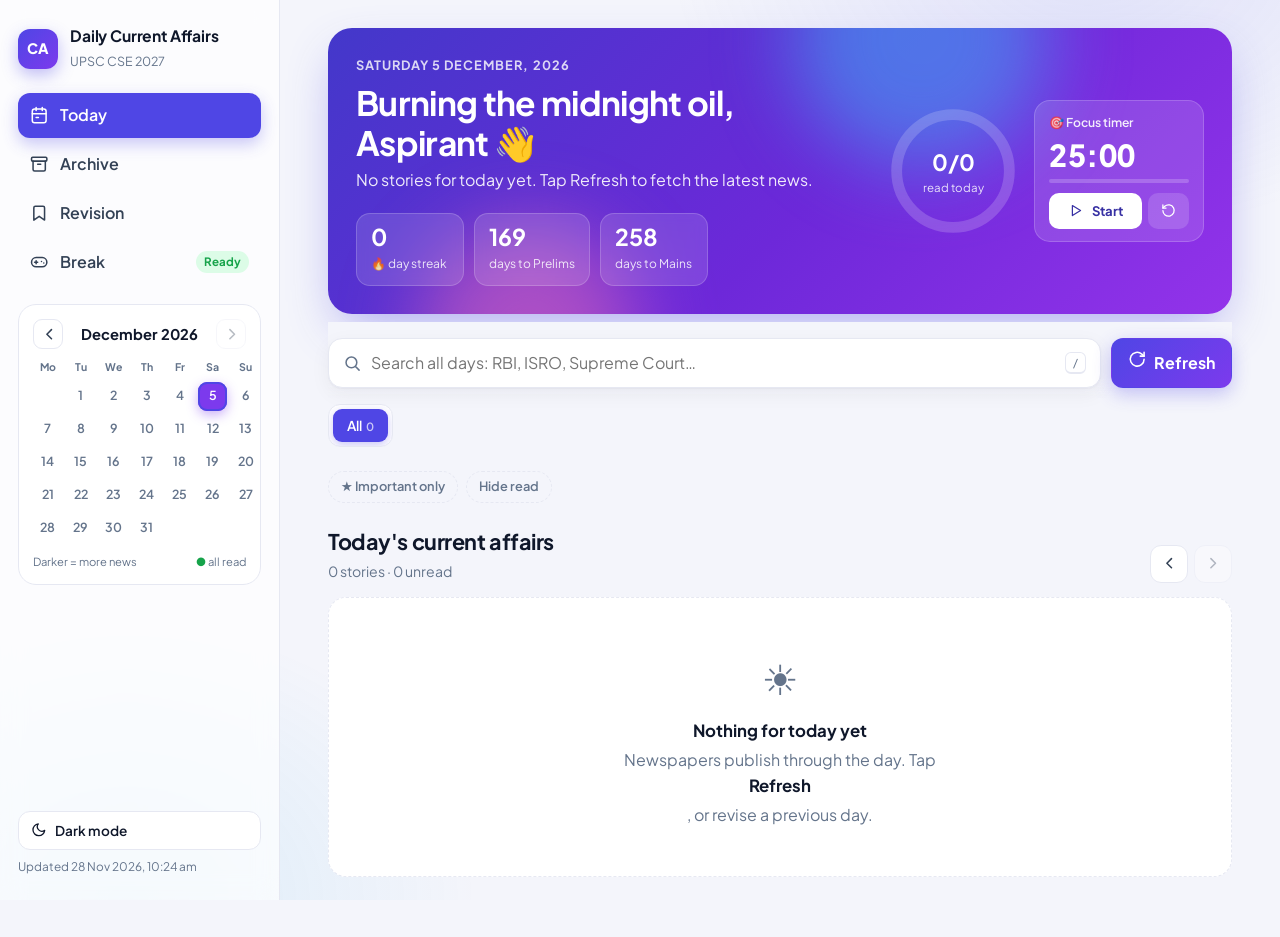
<file: index.html>
<!DOCTYPE html>
<html lang="en">
<head>
  <meta charset="UTF-8">
  <meta name="viewport" content="width=device-width, initial-scale=1.0, viewport-fit=cover">
  <meta name="theme-color" content="#4f46e5">
  <title>Daily Current Affairs · UPSC 2027</title>
  <link rel="preconnect" href="https://fonts.googleapis.com">
  <link rel="preconnect" href="https://fonts.gstatic.com" crossorigin>
  <link href="https://fonts.googleapis.com/css2?family=Plus+Jakarta+Sans:wght@400;500;600;700;800&display=swap" rel="stylesheet">
  <link rel="stylesheet" href="style.css">
  <script>
    // Apply the saved theme before first paint to avoid a flash.
    try {
      const t = JSON.parse(localStorage.getItem("ca-theme"));
      document.documentElement.dataset.theme = t || (matchMedia("(prefers-color-scheme: dark)").matches ? "dark" : "light");
    } catch { document.documentElement.dataset.theme = "light"; }
  </script>
</head>
<body>
  <div class="bg-glow" aria-hidden="true"></div>

  <div class="app">
    <aside class="sidebar">
      <div class="brand">
        <div class="logo">CA</div>
        <div><strong>Daily Current Affairs</strong><small>UPSC CSE 2027</small></div>
      </div>
      <nav class="side-nav" id="sideNav" aria-label="Main"></nav>
      <div class="side-card">
        <div id="calendar"></div>
      </div>
      <div class="side-foot">
        <button class="theme-btn" data-theme-toggle></button>
        <p class="updated" data-updated></p>
      </div>
    </aside>

    <main class="main">
      <header class="mobile-top">
        <div class="brand">
          <div class="logo">CA</div>
          <div><strong>Current Affairs</strong><small>UPSC CSE 2027</small></div>
        </div>
        <button class="theme-btn icon-only" data-theme-toggle></button>
      </header>

      <!-- News: today / a past day / revision list / search -->
      <section id="view-news" class="view">
        <div class="hero" id="hero">
          <div class="hero-blob b1"></div><div class="hero-blob b2"></div>
          <div class="hero-main">
            <p class="eyebrow" id="heroDate"></p>
            <h1 id="greeting"></h1>
            <p class="hero-sub" id="heroSub"></p>
            <div class="stats">
              <div class="stat"><b id="streak">0</b><span>🔥 day streak</span></div>
              <div class="stat"><b id="prelimsDays">–</b><span>days to Prelims</span></div>
              <div class="stat"><b id="mainsDays">–</b><span>days to Mains</span></div>
            </div>
          </div>
          <div class="hero-side">
            <div class="ring">
              <svg viewBox="0 0 120 120">
                <circle class="ring-bg" cx="60" cy="60" r="52"/>
                <circle class="ring-fg" id="ringFg" cx="60" cy="60" r="52"/>
              </svg>
              <div class="ring-text"><b id="ringCount">0/0</b><span>read today</span></div>
            </div>
            <div class="focus">
              <div class="focus-head"><span>🎯 Focus timer</span><small id="focusSessions"></small></div>
              <div class="focus-time" id="focusTime">25:00</div>
              <div class="focus-bar"><div id="focusBar"></div></div>
              <div class="focus-actions">
                <button class="btn small light" id="focusToggle"></button>
                <button class="btn small ghost-light" id="focusReset" title="Reset timer"></button>
              </div>
            </div>
          </div>
        </div>

        <div class="toolbar">
          <label class="search">
            <span class="search-icon" data-icon="search"></span>
            <input id="search" type="search" placeholder="Search all days: RBI, ISRO, Supreme Court…" autocomplete="off">
            <kbd>/</kbd>
          </label>
          <button id="refreshBtn" class="btn primary refresh" title="Fetch the latest news">
            <span data-icon="refresh"></span><span class="label">Refresh</span>
          </button>
        </div>

        <div class="filters">
          <div class="segmented" id="gsSeg"></div>
          <div class="chip-row" id="topicChips"></div>
          <div class="toggle-row">
            <button class="toggle-chip" id="importantOnly">★ Important only</button>
            <button class="toggle-chip" id="hideRead">Hide read</button>
          </div>
        </div>

        <div class="list-head">
          <div>
            <h2 id="viewTitle"></h2>
            <p class="muted" id="viewMeta"></p>
          </div>
          <div class="day-nav" id="dayNav"></div>
        </div>
        <div id="cards" class="cards"></div>
      </section>

      <!-- Archive -->
      <section id="view-archive" class="view" hidden>
        <div class="page-head">
          <h2>Archive</h2>
          <p class="muted">Every day's current affairs, kept for revision until your exam.</p>
        </div>
        <div class="archive-grid">
          <div class="panel"><div id="calendarBig"></div></div>
          <div id="dayList" class="day-list"></div>
        </div>
      </section>

      <!-- Break Zone -->
      <section id="view-game" class="view" hidden>
        <div class="page-head">
          <h2>Break Zone 🎮</h2>
          <p class="muted">A 5-minute brain break, once every 2 hours. Then back to the books.</p>
        </div>
        <div id="gameGate" class="panel gate"></div>
        <div id="gamePlay" class="game" hidden>
          <div class="game-timer">
            <div class="gt-row"><span>⏱ Break time left</span><strong id="gameLeft">5:00</strong></div>
            <div class="bar"><div id="gameBar"></div></div>
          </div>
          <div class="game-top">
            <div class="score-box"><small>Score</small><b id="score">0</b></div>
            <div class="score-box"><small>Best</small><b id="best">0</b></div>
            <button class="btn ghost" id="newGameBtn">New game</button>
          </div>
          <div class="board" id="board">
            <div class="cells" id="cells"></div>
            <div class="tiles" id="tiles"></div>
            <div class="board-overlay" id="boardOverlay" hidden></div>
          </div>
          <p class="muted center">Swipe or use the arrow keys. Join matching numbers to reach <b>2048</b>.</p>
        </div>
      </section>
    </main>
  </div>

  <nav class="bottom-nav" id="bottomNav" aria-label="Main"></nav>
  <div id="toasts" class="toasts" aria-live="polite"></div>

  <script src="data/news.js"></script>
  <script src="data/points.js"></script>
  <script src="app.js"></script>
</body>
</html>
</file>
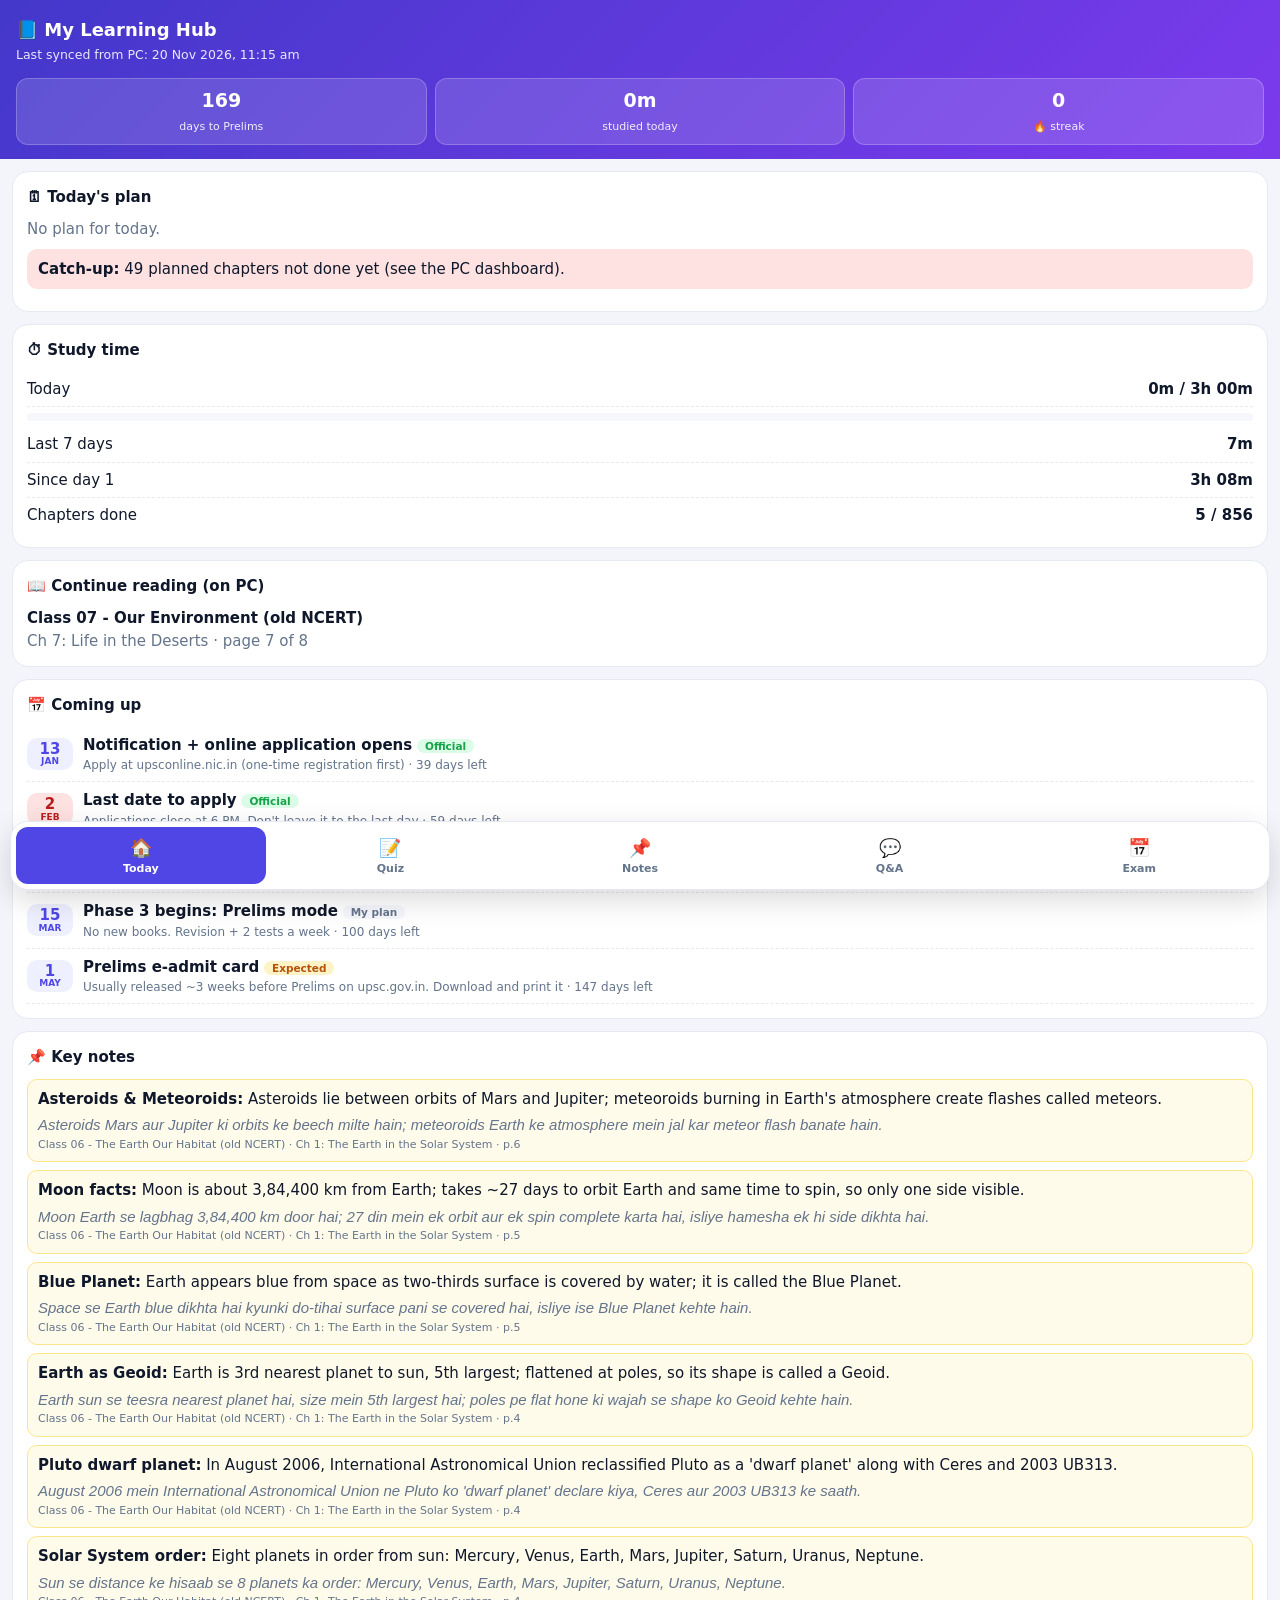
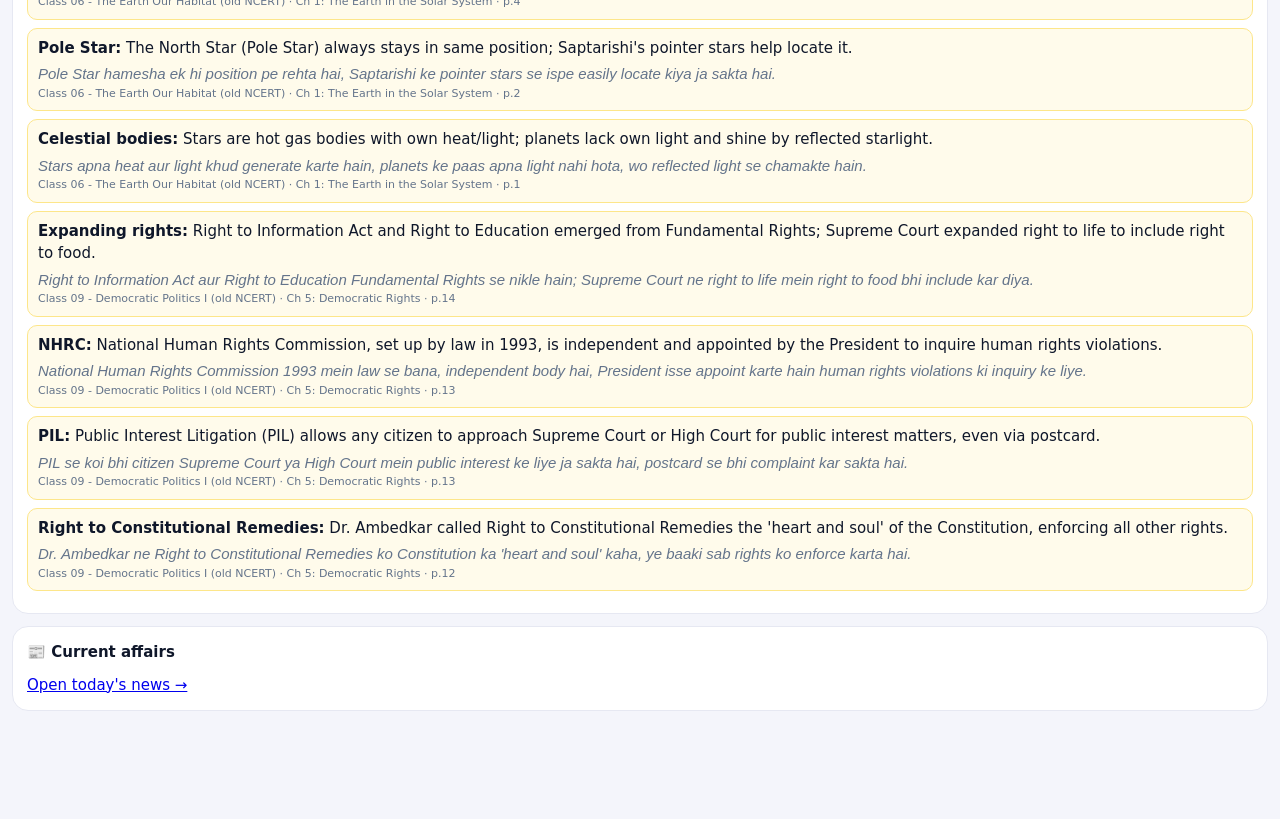
<file: study/index.html>
<!DOCTYPE html>
<html lang="en">
<head>
<meta charset="UTF-8">
<meta name="viewport" content="width=device-width, initial-scale=1.0, viewport-fit=cover">
<meta name="theme-color" content="#4f46e5">
<meta name="robots" content="noindex">
<title>My Learning Hub</title>
<style>
:root{--bg:#f4f5fb;--card:#fff;--soft:#f6f7fc;--text:#0f172a;--muted:#64748b;--border:#e6e8f2;--p:#4f46e5;--psoft:#eef0ff;--ok:#16a34a;--oks:#dcfce7;--bad:#b91c1c;--bads:#fee2e2;--warn:#b45309;--warns:#fef3c7;--note:#fffbeb;--notebd:#fde68a}
@media (prefers-color-scheme:dark){:root{--bg:#0b0f1a;--card:#121829;--soft:#182036;--text:#e8ebf5;--muted:#8a93ab;--border:#232c45;--p:#8b8cf8;--psoft:#1d2147;--oks:#11301f;--ok:#4ade80;--bads:#3a1414;--bad:#f87171;--warns:#33270b;--warn:#fbbf24;--note:#2a2410;--notebd:#5a4a14}}
*{box-sizing:border-box}body{margin:0;font-family:"Segoe UI",system-ui,sans-serif;background:var(--bg);color:var(--text);font-size:15px;line-height:1.5;padding-bottom:84px}
[hidden]{display:none!important}button{font:inherit;color:inherit}
.top{background:linear-gradient(135deg,#4338ca,#7c3aed);color:#fff;padding:16px 16px 14px}
.top h1{margin:0;font-size:18px}.top small{opacity:.88}
.stats{display:grid;grid-template-columns:repeat(3,1fr);gap:8px;margin-top:12px}
.stat{background:rgba(255,255,255,.14);border:1px solid rgba(255,255,255,.22);border-radius:12px;padding:7px;text-align:center}
.stat b{display:block;font-size:19px}.stat span{font-size:11px;opacity:.9}
main{padding:12px}
.card{background:var(--card);border:1px solid var(--border);border-radius:16px;padding:14px;margin-bottom:12px}
.card h3{margin:0 0 10px;font-size:15px}
.row{display:flex;justify-content:space-between;gap:8px;padding:6px 0;border-bottom:1px dashed var(--border)}.row:last-child{border:0}
.muted{color:var(--muted)}.small{font-size:12px}
.bar{height:8px;background:var(--soft);border-radius:8px;overflow:hidden;margin:6px 0}.bar i{display:block;height:100%;background:linear-gradient(90deg,var(--p),#22c55e)}
.note{background:var(--note);border:1px solid var(--notebd);border-radius:10px;padding:8px 10px;margin-bottom:8px}.note.m{background:var(--bads);border-color:transparent}
.note .src{display:block;font-size:11px;color:var(--muted)}
.date{display:flex;gap:10px;align-items:center;padding:7px 0;border-bottom:1px dashed var(--border)}
.date .d{width:46px;flex-shrink:0;text-align:center;border-radius:10px;background:var(--psoft);color:var(--p);padding:3px 0;font-weight:800;line-height:1.1}
.date .d small{display:block;font-size:9px}.date.crit .d{background:var(--bads);color:var(--bad)}.date small.x{display:block;color:var(--muted);font-size:12px}
.pill{font-size:10.5px;font-weight:700;padding:1px 8px;border-radius:99px;background:var(--psoft);color:var(--p)}.pill.ok{background:var(--oks);color:var(--ok)}.pill.warn{background:var(--warns);color:var(--warn)}.pill.grey{background:var(--soft);color:var(--muted)}
.q{white-space:pre-line;font-weight:600;margin-bottom:10px}
.opt{display:block;width:100%;text-align:left;border:1.5px solid var(--border);background:var(--card);border-radius:11px;padding:10px 12px;margin:7px 0}
.opt.right{border-color:var(--ok);background:var(--oks)}.opt.wrong{border-color:var(--bad);background:var(--bads)}
.btn{border:0;background:linear-gradient(135deg,var(--p),#7c3aed);color:#fff;border-radius:11px;padding:10px 16px;font-weight:700}
.answer{border-left:4px solid var(--p);background:var(--soft);border-radius:10px;padding:10px 12px;margin-top:8px}.answer p{margin:5px 0}.answer ul,.answer ol{margin:5px 0;padding-left:20px}
details{border-bottom:1px dashed var(--border);padding:8px 0}summary{font-weight:600}
.nav{position:fixed;left:10px;right:10px;bottom:calc(10px + env(safe-area-inset-bottom));display:grid;grid-template-columns:repeat(5,1fr);background:var(--card);border:1px solid var(--border);border-radius:18px;padding:5px;box-shadow:0 10px 30px rgba(0,0,0,.15)}
.nav button{border:0;background:none;border-radius:12px;padding:7px 2px;font-size:11px;font-weight:600;color:var(--muted)}.nav button b{display:block;font-size:18px}
.nav button.on{background:var(--p);color:#fff}
.hi{font-family:"Nirmala UI","Mangal",sans-serif;color:var(--muted);margin-top:4px;white-space:pre-line}
table{width:100%;border-collapse:collapse}td{padding:7px 4px;border-bottom:1px solid var(--border);vertical-align:top;font-size:13.5px}td:first-child{font-weight:700;width:34%}
.empty{text-align:center;color:var(--muted);padding:24px}
</style>
</head>
<body>
<div class="top">
  <h1>📘 My Learning Hub</h1>
  <small id="sub">Loading…</small>
  <div class="stats">
    <div class="stat"><b id="sPre">–</b><span>days to Prelims</span></div>
    <div class="stat"><b id="sToday">–</b><span>studied today</span></div>
    <div class="stat"><b id="sStreak">–</b><span>🔥 streak</span></div>
  </div>
</div>
<main id="main"></main>
<nav class="nav" id="nav">
  <button data-v="home" class="on"><b>🏠</b>Today</button>
  <button data-v="quiz"><b>📝</b>Quiz</button>
  <button data-v="notes"><b>📌</b>Notes</button>
  <button data-v="qa"><b>💬</b>Q&amp;A</button>
  <button data-v="exam"><b>📅</b>Exam</button>
</nav>
<script>
const esc = s => String(s ?? "").replace(/[&<>"']/g, c => ({"&":"&amp;","<":"&lt;",">":"&gt;",'"':"&quot;","'":"&#39;"}[c]));
const today = () => new Date().toLocaleDateString("en-CA");
const daysTo = iso => Math.ceil((new Date(iso+"T00:00:00") - new Date(today()+"T00:00:00"))/86400e3);
const fmtMin = m => m >= 60 ? `${Math.floor(m/60)}h ${String(m%60).padStart(2,"0")}m` : `${m}m`;
const fmtD = (iso,o) => new Date(iso+"T00:00:00").toLocaleDateString("en-IN",o);
let D = null, view = "home";
// Quiz answers on the phone are remembered only on this phone (the PC dashboard keeps the real schedule).
const local = JSON.parse(localStorage.getItem("phoneQuiz") || "{}");

function md(src){
  const inl = s => s.replace(/\*\*(.+?)\*\*/g,"<b>$1</b>");
  let out=[], list=null; const close=()=>{ if(list){out.push(`</${list}>`);list=null;} };
  for(const line of esc(src).split("\n")){ let m;
    if((m=line.match(/^\s*[-*•]\s+(.*)/))){ if(list!=="ul"){close();out.push("<ul>");list="ul";} out.push(`<li>${inl(m[1])}</li>`); }
    else if((m=line.match(/^\s*\d+[.)]\s+(.*)/))){ if(list!=="ol"){close();out.push("<ol>");list="ol";} out.push(`<li>${inl(m[1])}</li>`); }
    else if(line.trim()){ close(); out.push(`<p>${inl(line.replace(/^#+\s*/,""))}</p>`); } else close(); }
  close(); return out.join("");
}
function dateH(d){
  const left=daysTo(d.date), t={official:'<span class="pill ok">Official</span>',expected:'<span class="pill warn">Expected</span>',plan:'<span class="pill grey">My plan</span>'}[d.type];
  return `<div class="date ${d.critical?"crit":""}" style="${left<0?"opacity:.45":""}"><div class="d">${fmtD(d.date,{day:"numeric"})}<small>${fmtD(d.date,{month:"short"}).toUpperCase()}</small></div>
  <div><b>${esc(d.title)}</b> ${t}<small class="x">${esc(d.detail)} · ${left>0?left+" days left":left===0?"Today":"Done"}</small></div></div>`;
}
function noteH(n){ return `<div class="note ${n.kind==="mistake"?"m":""}">${n.pinned?"📌 ":""}${n.label?`<b>${esc(n.label)}:</b>`:""} ${esc(n.text)}${n.hinglish&&n.hinglish!==n.text?`<div class="hi" style="font-style:italic">${esc(n.hinglish)}</div>`:""}<span class="src">${n.kind==="user"?"My note":esc(n.source)}${n.page?" · p."+n.page:""}</span></div>`; }

const views = {
  home(){
    const s=D.stats, c=D.continue, tt=D.timetable||{days:[]};
    const day=tt.days.find(d=>d.date===today()), hm=new Date().toTimeString().slice(0,5);
    const plan=day?day.slots.map(x=>`<div class="row" style="${x.end<=hm?"opacity:.5":""}${x.start<=hm&&hm<x.end?";background:var(--psoft);border-radius:8px;padding:6px":""}">
      <span style="width:92px;flex-shrink:0;font-weight:700;color:var(--muted);font-size:12.5px">${x.start}–${x.end}</span>
      <span style="flex:1">${esc(x.title)}${(x.units||[]).length?`<br><small class="muted">${x.units.map(u=>(u.status==="done"?"✓ ":"○ ")+esc(u.book.replace(/^Class 0?(\d+) - /,"Cl $1 · "))+" · "+esc(u.title)).join("<br>")}</small>`:x.detail?`<br><small class="muted">${esc(x.detail)}</small>`:""}</span></div>`).join(""):'<div class="muted">No plan for today.</div>';
    const overdue=(tt.overdue||[]).length;
    const next=tt.days.filter(d=>d.date>today()).slice(0,3).map(d=>`<details><summary>${fmtD(d.date,{weekday:"short",day:"numeric",month:"short"})} · ${d.hours}h</summary>${d.slots.map(x=>`<div class="small" style="padding:3px 0"><b>${x.start}</b> ${esc(x.title)}${(x.units||[]).length?" — "+x.units.map(u=>esc(u.title)).join(", "):""}</div>`).join("")}</details>`).join("");
    return `<div class="card"><h3>🗓 Today's plan${day?` <span class="muted small">· ${day.hours} h</span>`:""}</h3>${plan}
      ${overdue?`<div class="note m" style="margin-top:8px"><b>Catch-up:</b> ${overdue} planned chapter${overdue>1?"s":""} not done yet (see the PC dashboard).</div>`:""}
      ${next?`<div style="margin-top:8px">${next}</div>`:""}</div>
      <div class="card"><h3>⏱ Study time</h3>
      <div class="row"><span>Today</span><b>${fmtMin(s.today_min)} / ${fmtMin(s.target_min)}</b></div><div class="bar"><i style="width:${Math.min(100,100*s.today_min/s.target_min)}%"></i></div>
      <div class="row"><span>Last 7 days</span><b>${fmtMin(s.week_min)}</b></div><div class="row"><span>Since day 1</span><b>${fmtMin(s.total_min)}</b></div>
      <div class="row"><span>Chapters done</span><b>${s.chapters_done} / ${s.chapters_total}</b></div></div>
      ${c?`<div class="card"><h3>📖 Continue reading (on PC)</h3><b>${esc(c.book)}</b><div class="muted">${esc(c.title)} · page ${c.page} of ${c.pages}</div></div>`:""}
      <div class="card"><h3>📅 Coming up</h3>${D.dates.filter(d=>daysTo(d.date)>=0).slice(0,5).map(dateH).join("")}</div>
      <div class="card"><h3>📌 Key notes</h3>${D.notes.slice(0,12).map(noteH).join("")||'<div class="muted">No notes yet.</div>'}</div>
      <div class="card"><h3>📰 Current affairs</h3><a href="${esc(D.ca_url)}">Open today's news →</a></div>`;
  },
  quiz(){
    const qs = D.questions.filter(q=>q.kind==="mcq");
    if(!qs.length) return `<div class="card empty"><b>No questions yet</b>Mark chapters as done on the PC dashboard.</div>`;
    const order = qs.slice().sort((a,b)=>(local[a.id]?.at||"").localeCompare(local[b.id]?.at||"") || a.due.localeCompare(b.due));
    const q = order[0], d = q.data;
    return `<div class="card"><div class="muted small">${esc(q.source)}${d.page?" · p."+d.page:""} · practice on phone (${qs.length} questions)</div>
      <div class="q" style="margin-top:8px">Q. ${esc(d.question)}${d.question_hi&&d.question_hi!==d.question?`<div class="hi">${esc(d.question_hi)}</div>`:""}</div>
      ${d.options.map((o,k)=>`<button class="opt" data-k="${k}" data-q="${q.id}">(${"abcd"[k]}) ${esc(o)}${(d.options_hi||[])[k]&&d.options_hi[k]!==o?`<div class="hi">${esc(d.options_hi[k])}</div>`:""}</button>`).join("")}<div id="res"></div></div>`;
  },
  notes(){
    return `<div class="card"><h3>⚠️ Mistakes to revise</h3>${D.mistakes.map(noteH).join("")||'<div class="muted">None yet.</div>'}</div>
      <div class="card"><h3>📌 All key notes</h3>${D.notes.map(noteH).join("")||'<div class="muted">None yet.</div>'}</div>`;
  },
  qa(){
    return `<div class="card"><h3>💬 Questions you asked</h3>${D.qa.map(x=>`<details><summary>${esc(x.question)}</summary><div class="answer">${md(x.answer)}
      <div class="muted small">Sources: ${x.sources.map(s=>`[${s.n}] ${esc(s.book)} · p.${s.page}`).join("; ")}</div></div></details>`).join("")||'<div class="muted">No questions yet. Ask on the PC dashboard.</div>'}</div>`;
  },
  exam(){
    return `<div class="card"><h3>📅 All dates</h3>${D.dates.map(dateH).join("")}</div>
      <div class="card"><h3>Exam details</h3><table>${D.exam_details.map(([k,v])=>`<tr><td>${esc(k)}</td><td>${esc(v)}</td></tr>`).join("")}</table><div class="muted small">${esc(D.exam_footnote)}</div></div>`;
  },
};
function render(){
  document.getElementById("main").innerHTML = views[view]();
  document.querySelectorAll("#nav button").forEach(b=>b.classList.toggle("on", b.dataset.v===view));
  document.querySelectorAll(".opt").forEach(b=>b.onclick=()=>{
    const q=D.questions.find(x=>x.id==b.dataset.q), ok=+b.dataset.k===+q.data.answer;
    document.querySelectorAll(".opt").forEach(x=>x.disabled=true);
    document.querySelector(`.opt[data-k="${q.data.answer}"]`).classList.add("right"); if(!ok) b.classList.add("wrong");
    local[q.id]={at:new Date().toISOString(),ok}; localStorage.setItem("phoneQuiz",JSON.stringify(local));
    document.getElementById("res").innerHTML=`<div class="answer"><b>${ok?"✔ Correct! / सही उत्तर!":"✘ Not quite. / गलत उत्तर।"}</b> ${esc(q.data.explanation)}${q.data.explanation_hi?`<div class="hi">${esc(q.data.explanation_hi)}</div>`:""}</div><button class="btn" style="margin-top:10px" onclick="render()">Next →</button>`;
  });
}
document.getElementById("nav").onclick = e => { const b=e.target.closest("button"); if(b){ view=b.dataset.v; render(); window.scrollTo(0,0); } };
fetch("data.json?t="+Date.now(),{cache:"no-store"}).then(r=>r.json()).then(d=>{
  D=d; const s=d.stats;
  document.getElementById("sPre").textContent=Math.max(0,daysTo("2027-05-23"));
  document.getElementById("sToday").textContent=fmtMin(s.today_min);
  document.getElementById("sStreak").textContent=s.streak;
  document.getElementById("sub").textContent=`Last synced from PC: ${new Date(d.updated).toLocaleString("en-IN",{dateStyle:"medium",timeStyle:"short"})}`;
  render();
}).catch(()=>{ document.getElementById("main").innerHTML='<div class="card empty"><b>No data yet</b>Start the dashboard on your PC; it publishes here automatically.</div>'; });
</script>
</body>
</html>
</file>
<file: style.css>
/* ========== Theme ========== */
:root, [data-theme="light"] {
  --bg: #f4f5fb;
  --surface: #ffffff;
  --surface-2: #f6f7fc;
  --text: #0f172a;
  --text-2: #334155;
  --muted: #64748b;
  --border: #e6e8f2;
  --primary: #4f46e5;
  --primary-2: #7c3aed;
  --primary-soft: #eef0ff;
  --success: #16a34a;
  --success-soft: #dcfce7;
  --warn: #d97706;
  --warn-soft: #fef3c7;
  --danger: #dc2626;
  --shadow: 0 1px 2px rgba(15, 23, 42, .04), 0 6px 20px rgba(15, 23, 42, .05);
  --shadow-hover: 0 4px 10px rgba(15, 23, 42, .06), 0 16px 36px rgba(79, 70, 229, .12);
  --glow-1: rgba(99, 102, 241, .14);
  --glow-2: rgba(14, 165, 233, .10);
  --radius: 18px;
  color-scheme: light;
}
[data-theme="dark"] {
  --bg: #090c16;
  --surface: #11162a;
  --surface-2: #171e35;
  --text: #e8ebf5;
  --text-2: #c3c9da;
  --muted: #8a93ab;
  --border: #212943;
  --primary: #8b8cf8;
  --primary-2: #a78bfa;
  --primary-soft: #1d2147;
  --success: #4ade80;
  --success-soft: #11301f;
  --warn: #fbbf24;
  --warn-soft: #33270b;
  --danger: #f87171;
  --shadow: 0 1px 2px rgba(0, 0, 0, .3), 0 6px 20px rgba(0, 0, 0, .25);
  --shadow-hover: 0 4px 10px rgba(0, 0, 0, .3), 0 16px 36px rgba(0, 0, 0, .45);
  --glow-1: rgba(99, 102, 241, .16);
  --glow-2: rgba(14, 165, 233, .08);
  color-scheme: dark;
}

* { box-sizing: border-box; }
html { -webkit-tap-highlight-color: transparent; }
body {
  margin: 0;
  font-family: "Plus Jakarta Sans", "Segoe UI", system-ui, -apple-system, sans-serif;
  background: var(--bg);
  color: var(--text);
  line-height: 1.55;
  -webkit-font-smoothing: antialiased;
  transition: background .3s, color .3s;
}
button { font: inherit; color: inherit; }
svg { width: 1.15em; height: 1.15em; flex-shrink: 0; }
[hidden] { display: none !important; }
.muted { color: var(--muted); }
.center { text-align: center; }

.bg-glow {
  position: fixed;
  inset: 0;
  pointer-events: none;
  z-index: -1;
  background:
    radial-gradient(600px 400px at 85% -5%, var(--glow-1), transparent 70%),
    radial-gradient(500px 400px at 10% 100%, var(--glow-2), transparent 70%);
}

/* ========== Layout ========== */
.app { display: grid; grid-template-columns: 280px 1fr; min-height: 100vh; }
.main { padding: 28px clamp(16px, 4vw, 48px) 60px; max-width: 1040px; width: 100%; }

.sidebar {
  position: sticky;
  top: 0;
  height: 100vh;
  overflow-y: auto;
  padding: 24px 18px;
  border-right: 1px solid var(--border);
  background: color-mix(in srgb, var(--surface) 70%, transparent);
  backdrop-filter: blur(12px);
  display: flex;
  flex-direction: column;
  gap: 20px;
}
.brand { display: flex; align-items: center; gap: 12px; }
.brand strong { display: block; font-size: .98rem; letter-spacing: -.01em; }
.brand small { color: var(--muted); font-size: .78rem; }
.logo {
  width: 40px; height: 40px;
  display: grid; place-items: center;
  border-radius: 12px;
  background: linear-gradient(135deg, var(--primary), var(--primary-2));
  color: #fff;
  font-weight: 800;
  font-size: .9rem;
  box-shadow: 0 6px 16px rgba(79, 70, 229, .35);
}

.side-nav { display: flex; flex-direction: column; gap: 4px; }
.nav-item {
  display: flex; align-items: center; gap: 12px;
  padding: 10px 12px;
  border: 0; border-radius: 12px;
  background: none;
  cursor: pointer;
  font-weight: 600;
  color: var(--text-2);
  text-align: left;
  transition: background .2s, color .2s, transform .15s;
}
.nav-item:hover { background: var(--primary-soft); color: var(--primary); }
.nav-item:active { transform: scale(.98); }
.nav-item.active { background: var(--primary); color: #fff; box-shadow: 0 6px 16px rgba(79, 70, 229, .3); }
[data-theme="dark"] .nav-item.active { color: #0b0f1d; }
.nav-item .badge { margin-left: auto; }

.badge {
  font-size: .72rem; font-weight: 700;
  padding: 2px 8px;
  border-radius: 999px;
  background: var(--primary-soft);
  color: var(--primary);
}
.active .badge { background: rgba(255, 255, 255, .22); color: inherit; }
.badge.ready { background: var(--success-soft); color: var(--success); }
.badge.live { background: var(--warn-soft); color: var(--warn); }

.side-card { background: var(--surface); border: 1px solid var(--border); border-radius: var(--radius); padding: 14px; }
.side-foot { margin-top: auto; display: flex; flex-direction: column; gap: 8px; }
.updated { font-size: .74rem; color: var(--muted); margin: 0; }
.theme-btn {
  display: inline-flex; align-items: center; gap: 8px;
  border: 1px solid var(--border);
  background: var(--surface);
  border-radius: 12px;
  padding: 8px 12px;
  cursor: pointer;
  font-size: .85rem; font-weight: 600;
  transition: transform .2s;
}
.theme-btn:hover { transform: translateY(-1px); }
.theme-btn.icon-only { padding: 9px; }
.theme-btn.icon-only .label { display: none; }

.mobile-top { display: none; }
.bottom-nav { display: none; }

/* ========== Buttons ========== */
.btn {
  display: inline-flex; align-items: center; justify-content: center; gap: 8px;
  border: 1px solid transparent;
  border-radius: 12px;
  padding: 10px 16px;
  font-weight: 700;
  cursor: pointer;
  transition: transform .15s, box-shadow .2s, background .2s, opacity .2s;
  white-space: nowrap;
}
.btn:active { transform: scale(.97); }
.btn:disabled { opacity: .6; cursor: progress; }
.btn.primary {
  background: linear-gradient(135deg, var(--primary), var(--primary-2));
  color: #fff;
  box-shadow: 0 6px 18px rgba(79, 70, 229, .3);
}
.btn.primary:hover { box-shadow: 0 10px 24px rgba(79, 70, 229, .4); transform: translateY(-1px); }
.btn.ghost { background: var(--surface); border-color: var(--border); }
.btn.ghost:hover { border-color: var(--primary); color: var(--primary); }
.btn.big { padding: 14px 26px; font-size: 1.02rem; border-radius: 14px; }
.btn.small { padding: 7px 12px; font-size: .82rem; border-radius: 10px; }
.btn.light { background: #fff; color: #3730a3; }
.btn.ghost-light { background: rgba(255, 255, 255, .15); color: #fff; }
.btn.ghost-light:hover { background: rgba(255, 255, 255, .25); }
.spin svg { animation: spin .9s linear infinite; }

/* ========== Hero ========== */
.hero {
  position: relative;
  overflow: hidden;
  display: grid;
  grid-template-columns: 1fr auto;
  gap: 24px;
  padding: 28px;
  border-radius: 24px;
  color: #fff;
  background: linear-gradient(135deg, #4338ca 0%, #6d28d9 55%, #9333ea 100%);
  box-shadow: 0 20px 50px -12px rgba(79, 70, 229, .45);
  animation: rise .6s cubic-bezier(.2, .8, .2, 1) both;
}
[data-theme="dark"] .hero { background: linear-gradient(135deg, #312e81 0%, #4c1d95 60%, #6b21a8 100%); }
.hero-blob { position: absolute; border-radius: 50%; filter: blur(40px); opacity: .5; pointer-events: none; }
.hero-blob.b1 { width: 260px; height: 260px; background: #38bdf8; top: -120px; right: 20%; animation: float 12s ease-in-out infinite; }
.hero-blob.b2 { width: 220px; height: 220px; background: #f472b6; bottom: -130px; left: 10%; animation: float 14s ease-in-out infinite reverse; }
.hero-main, .hero-side { position: relative; }
.eyebrow { margin: 0; font-size: .8rem; font-weight: 700; letter-spacing: .08em; text-transform: uppercase; opacity: .8; }
.hero h1 { margin: 6px 0 6px; font-size: clamp(1.5rem, 3vw, 2.1rem); line-height: 1.2; letter-spacing: -.02em; }
.hero-sub { margin: 0 0 20px; opacity: .9; max-width: 46ch; }
.stats { display: flex; gap: 10px; flex-wrap: wrap; }
.stat {
  background: rgba(255, 255, 255, .13);
  border: 1px solid rgba(255, 255, 255, .18);
  backdrop-filter: blur(6px);
  border-radius: 14px;
  padding: 10px 14px;
  min-width: 108px;
}
.stat b { display: block; font-size: 1.45rem; line-height: 1.1; }
.stat span { font-size: .75rem; opacity: .85; }

.hero-side { display: flex; gap: 16px; align-items: center; }
.ring { position: relative; width: 130px; height: 130px; }
.ring svg { width: 100%; height: 100%; transform: rotate(-90deg); }
.ring circle { fill: none; stroke-width: 10; }
.ring-bg { stroke: rgba(255, 255, 255, .18); }
.ring-fg {
  stroke: #fff;
  stroke-linecap: round;
  stroke-dasharray: 326.7;
  stroke-dashoffset: 326.7;
  transition: stroke-dashoffset 1s cubic-bezier(.2, .8, .2, 1);
}
.ring-text { position: absolute; inset: 0; display: grid; place-content: center; text-align: center; }
.ring-text b { font-size: 1.4rem; }
.ring-text span { font-size: .72rem; opacity: .85; }

.focus {
  width: 170px;
  background: rgba(255, 255, 255, .13);
  border: 1px solid rgba(255, 255, 255, .18);
  border-radius: 16px;
  padding: 12px 14px;
}
.focus-head { display: flex; justify-content: space-between; font-size: .76rem; font-weight: 600; opacity: .9; }
.focus-time { font-size: 1.9rem; font-weight: 800; letter-spacing: .02em; font-variant-numeric: tabular-nums; }
.focus-bar { height: 4px; border-radius: 4px; background: rgba(255, 255, 255, .2); overflow: hidden; margin-bottom: 10px; }
.focus-bar div { height: 100%; width: 0; background: #fff; transition: width 1s linear; }
.focus-actions { display: flex; gap: 6px; }
.focus-actions .btn { flex: 1; }
.focus-actions .ghost-light { flex: 0 0 auto; }
.focus.running .focus-time { animation: pulse 2s ease-in-out infinite; }

/* ========== Toolbar & filters ========== */
.toolbar {
  position: sticky;
  top: 0;
  z-index: 20;
  display: flex;
  gap: 10px;
  padding: 16px 0 10px;
  margin-top: 8px;
  background: linear-gradient(var(--bg) 75%, transparent);
}
.search {
  flex: 1;
  display: flex; align-items: center; gap: 10px;
  background: var(--surface);
  border: 1px solid var(--border);
  border-radius: 14px;
  padding: 0 14px;
  box-shadow: var(--shadow);
  transition: border-color .2s, box-shadow .2s;
}
.search:focus-within { border-color: var(--primary); box-shadow: 0 0 0 4px var(--primary-soft); }
.search-icon { color: var(--muted); display: flex; }
.search input { flex: 1; border: 0; outline: 0; background: none; color: var(--text); font: inherit; padding: 12px 0; min-width: 0; }
kbd {
  font-family: inherit; font-size: .72rem; color: var(--muted);
  border: 1px solid var(--border); border-bottom-width: 2px;
  border-radius: 6px; padding: 1px 7px;
}

.filters { display: flex; flex-direction: column; gap: 10px; margin: 6px 0 4px; }
.segmented {
  display: inline-flex; align-self: flex-start;
  background: var(--surface);
  border: 1px solid var(--border);
  border-radius: 12px;
  padding: 4px;
  gap: 2px;
  max-width: 100%;
  overflow-x: auto;
}
.seg {
  border: 0; background: none;
  padding: 6px 14px;
  border-radius: 9px;
  font-size: .85rem; font-weight: 600;
  color: var(--muted);
  cursor: pointer;
  white-space: nowrap;
  transition: background .2s, color .2s;
}
.seg:hover { color: var(--text); }
.seg.active { background: var(--primary); color: #fff; box-shadow: 0 3px 10px rgba(79, 70, 229, .3); }
[data-theme="dark"] .seg.active { color: #0b0f1d; }
.seg small { opacity: .7; margin-left: 4px; }

.chip-row { display: flex; gap: 8px; overflow-x: auto; padding-bottom: 4px; scrollbar-width: none; }
.chip-row::-webkit-scrollbar { display: none; }
.chip {
  display: inline-flex; align-items: center; gap: 7px;
  border: 1px solid var(--border);
  background: var(--surface);
  border-radius: 999px;
  padding: 6px 13px;
  font-size: .82rem; font-weight: 600;
  color: var(--text-2);
  cursor: pointer;
  white-space: nowrap;
  transition: all .2s;
}
.chip:hover { border-color: var(--tc, var(--primary)); }
.chip .dot { width: 8px; height: 8px; border-radius: 50%; background: var(--tc, var(--primary)); }
.chip.active { background: var(--tc, var(--primary)); border-color: var(--tc, var(--primary)); color: #fff; }
.chip.active .dot { background: #fff; }
.chip small { opacity: .65; }

.toggle-row { display: flex; gap: 8px; }
.toggle-chip {
  border: 1px dashed var(--border);
  background: none;
  border-radius: 999px;
  padding: 5px 12px;
  font-size: .8rem; font-weight: 600;
  color: var(--muted);
  cursor: pointer;
  transition: all .2s;
}
.toggle-chip.on { border-style: solid; border-color: var(--warn); background: var(--warn-soft); color: var(--warn); }
#hideRead.on { border-color: var(--success); background: var(--success-soft); color: var(--success); }

/* ========== Cards ========== */
.list-head { display: flex; justify-content: space-between; align-items: flex-end; gap: 12px; margin: 22px 0 14px; }
.list-head h2, .page-head h2 { margin: 0; font-size: 1.35rem; letter-spacing: -.02em; }
.list-head p, .page-head p { margin: 2px 0 0; font-size: .88rem; }
.page-head { margin: 4px 0 20px; }
.day-nav { display: flex; gap: 6px; }
.icon-btn {
  display: grid; place-items: center;
  width: 38px; height: 38px;
  border: 1px solid var(--border);
  border-radius: 11px;
  background: var(--surface);
  cursor: pointer;
  color: var(--text-2);
  transition: all .2s;
}
.icon-btn:hover:not(:disabled) { border-color: var(--primary); color: var(--primary); }
.icon-btn:disabled { opacity: .35; cursor: default; }

.cards { display: grid; gap: 14px; }
.card {
  position: relative;
  background: var(--surface);
  border: 1px solid var(--border);
  border-radius: var(--radius);
  padding: 18px 20px 14px 24px;
  box-shadow: var(--shadow);
  overflow: hidden;
  transition: transform .25s cubic-bezier(.2, .8, .2, 1), box-shadow .25s, opacity .35s, border-color .25s;
  animation: rise .5s cubic-bezier(.2, .8, .2, 1) both;
  animation-delay: calc(var(--i, 0) * 45ms);
}
.card::before {
  content: "";
  position: absolute; left: 0; top: 0; bottom: 0;
  width: 5px;
  background: var(--tc, var(--primary));
  opacity: .9;
}
.card:hover { transform: translateY(-2px); box-shadow: var(--shadow-hover); }
.card.is-read { opacity: .58; }
.card.is-read:hover { opacity: .9; }
.card.leaving { opacity: 0; transform: translateX(30px) scale(.98); }

.card-top { display: flex; flex-wrap: wrap; align-items: center; gap: 6px; margin-bottom: 8px; }
.topic { font-size: .76rem; font-weight: 700; color: var(--tc); display: inline-flex; align-items: center; gap: 6px; }
.topic .dot { width: 7px; height: 7px; border-radius: 50%; background: var(--tc); }
.tag {
  font-size: .68rem; font-weight: 700;
  padding: 2px 8px;
  border-radius: 999px;
  background: var(--surface-2);
  color: var(--muted);
  border: 1px solid var(--border);
}
.tag.gs { color: var(--primary); background: var(--primary-soft); border-color: transparent; }
.tag.star { color: var(--warn); background: var(--warn-soft); border-color: transparent; }
.tag.new { color: var(--success); background: var(--success-soft); border-color: transparent; animation: pulse 1.6s ease-in-out 3; }
.card h3 { margin: 0 0 6px; font-size: 1.06rem; line-height: 1.4; letter-spacing: -.01em; }
.card h3 a { color: var(--text); text-decoration: none; background-image: linear-gradient(var(--primary), var(--primary)); background-size: 0 2px; background-position: 0 100%; background-repeat: no-repeat; transition: background-size .3s, color .2s; }
.card h3 a:hover { color: var(--primary); background-size: 100% 2px; }
.card p.summary { margin: 0 0 12px; color: var(--muted); font-size: .92rem; display: -webkit-box; -webkit-line-clamp: 3; -webkit-box-orient: vertical; overflow: hidden; }

.card-foot { display: flex; justify-content: space-between; align-items: center; gap: 10px; }
.src { display: flex; align-items: center; gap: 8px; font-size: .78rem; color: var(--muted); min-width: 0; }
.src-badge {
  flex-shrink: 0;
  width: 26px; height: 26px;
  display: grid; place-items: center;
  border-radius: 8px;
  font-size: .64rem; font-weight: 800;
  background: var(--surface-2);
  border: 1px solid var(--border);
  color: var(--text-2);
}
.src span:last-child { white-space: nowrap; overflow: hidden; text-overflow: ellipsis; }
.actions { display: flex; gap: 6px; flex-shrink: 0; }
.act {
  display: inline-flex; align-items: center; gap: 6px;
  height: 34px;
  padding: 0 11px;
  border: 1px solid var(--border);
  border-radius: 10px;
  background: var(--surface);
  color: var(--text-2);
  font-size: .78rem; font-weight: 600;
  cursor: pointer;
  text-decoration: none;
  transition: all .2s;
}
.act:hover { border-color: var(--primary); color: var(--primary); }
.act.on[data-act="read"] { background: var(--success); border-color: var(--success); color: #fff; }
.act.on[data-act="save"] { background: var(--primary); border-color: var(--primary); color: #fff; }
[data-theme="dark"] .act.on { color: #0b0f1d; }
.act.bump svg { animation: bump .45s cubic-bezier(.3, 1.6, .5, 1); }

.empty {
  text-align: center;
  padding: 48px 24px;
  background: var(--surface);
  border: 1px dashed var(--border);
  border-radius: var(--radius);
  color: var(--muted);
  animation: rise .5s both;
}
.empty .emoji { font-size: 2.6rem; display: block; margin-bottom: 8px; animation: float 4s ease-in-out infinite; }
.empty b { color: var(--text); display: block; font-size: 1.05rem; margin-bottom: 4px; }
.empty code { background: var(--primary-soft); color: var(--primary); padding: 2px 6px; border-radius: 6px; }

/* ========== Calendar ========== */
.cal-head { display: flex; align-items: center; justify-content: space-between; margin-bottom: 10px; }
.cal-head strong { font-size: .92rem; }
.cal-head .icon-btn { width: 30px; height: 30px; border-radius: 9px; }
.cal-grid { display: grid; grid-template-columns: repeat(7, 1fr); gap: 4px; }
.cal-dow { font-size: .66rem; font-weight: 700; color: var(--muted); text-align: center; padding-bottom: 2px; }
.cal-day {
  position: relative;
  aspect-ratio: 1;
  border: 0;
  border-radius: 9px;
  background: none;
  font-size: .78rem; font-weight: 600;
  color: var(--muted);
  cursor: default;
  transition: transform .15s, background .2s;
}
.cal-day.has { cursor: pointer; color: var(--text); background: color-mix(in srgb, var(--primary) calc(var(--heat) * 1%), var(--surface-2)); }
.cal-day.has.hot { color: #fff; }
[data-theme="dark"] .cal-day.has.hot { color: #0b0f1d; }
.cal-day.has:hover { transform: scale(1.1); }
.cal-day.today { outline: 2px solid var(--primary); outline-offset: -2px; }
.cal-day.sel { background: var(--primary-2) !important; color: #fff !important; box-shadow: 0 4px 12px rgba(124, 58, 237, .4); }
.cal-day .done { position: absolute; bottom: 3px; left: 50%; width: 4px; height: 4px; margin-left: -2px; border-radius: 50%; background: var(--success); }
.cal-legend { display: flex; justify-content: space-between; margin-top: 10px; font-size: .7rem; color: var(--muted); }

/* ========== Archive ========== */
.panel { background: var(--surface); border: 1px solid var(--border); border-radius: var(--radius); padding: 18px; box-shadow: var(--shadow); }
.archive-grid { display: grid; grid-template-columns: 320px minmax(0, 1fr); gap: 20px; align-items: start; }
.archive-grid .panel { position: sticky; top: 20px; }
.day-list { display: grid; gap: 12px; }
.day-card {
  display: grid; grid-template-columns: 64px minmax(0, 1fr); gap: 16px;
  text-align: left;
  background: var(--surface);
  border: 1px solid var(--border);
  border-radius: var(--radius);
  padding: 16px;
  cursor: pointer;
  box-shadow: var(--shadow);
  transition: transform .2s, box-shadow .2s, border-color .2s;
  animation: rise .45s cubic-bezier(.2, .8, .2, 1) both;
  animation-delay: calc(var(--i, 0) * 40ms);
}
.day-card:hover { transform: translateY(-2px); box-shadow: var(--shadow-hover); border-color: var(--primary); }
.day-date { text-align: center; border-radius: 14px; background: var(--primary-soft); color: var(--primary); padding: 8px 0; align-self: start; }
.day-date b { display: block; font-size: 1.5rem; line-height: 1.1; }
.day-date small { font-size: .7rem; font-weight: 700; text-transform: uppercase; }
.day-info strong { display: block; font-size: .95rem; }
.day-info ul { margin: 6px 0 8px; padding-left: 18px; color: var(--muted); font-size: .85rem; }
.day-info li { white-space: nowrap; overflow: hidden; text-overflow: ellipsis; }
.progress { height: 6px; background: var(--surface-2); border-radius: 6px; overflow: hidden; }
.progress div { height: 100%; background: linear-gradient(90deg, var(--success), #22d3ee); border-radius: 6px; }

/* ========== Break Zone ========== */
.gate { text-align: center; padding: 40px 24px; animation: rise .5s both; }
.gate .gate-emoji { font-size: 3.4rem; display: block; animation: float 4s ease-in-out infinite; }
.gate h3 { margin: 10px 0 6px; font-size: 1.4rem; letter-spacing: -.02em; }
.gate p { margin: 0 auto 18px; color: var(--muted); max-width: 44ch; }
.gate .countdown { font-size: 2.4rem; font-weight: 800; font-variant-numeric: tabular-nums; color: var(--primary); margin: 6px 0 12px; }
.gate .bar { max-width: 340px; margin: 0 auto 22px; }
.rules { display: flex; justify-content: center; gap: 10px; flex-wrap: wrap; margin-top: 22px; }
.rules span { font-size: .78rem; font-weight: 600; padding: 6px 12px; border-radius: 999px; background: var(--surface-2); border: 1px solid var(--border); color: var(--text-2); }

.bar { height: 8px; background: var(--surface-2); border-radius: 8px; overflow: hidden; border: 1px solid var(--border); }
.bar div { height: 100%; width: 0; background: linear-gradient(90deg, var(--primary), var(--primary-2)); border-radius: 8px; transition: width 1s linear; }

.game { max-width: 460px; margin: 0 auto; animation: rise .5s both; }
.game-timer { background: var(--surface); border: 1px solid var(--border); border-radius: 14px; padding: 12px 14px; margin-bottom: 14px; }
.gt-row { display: flex; justify-content: space-between; align-items: center; font-weight: 600; margin-bottom: 8px; font-size: .9rem; }
.gt-row strong { font-size: 1.3rem; font-variant-numeric: tabular-nums; }
.game-timer.warn strong { color: var(--danger); animation: pulse 1s ease-in-out infinite; }
.game-timer.warn .bar div { background: linear-gradient(90deg, var(--danger), var(--warn)); }
.game-top { display: flex; gap: 10px; margin-bottom: 14px; align-items: stretch; }
.score-box { flex: 1; background: var(--surface); border: 1px solid var(--border); border-radius: 14px; padding: 8px 14px; }
.score-box small { display: block; font-size: .7rem; font-weight: 700; text-transform: uppercase; color: var(--muted); }
.score-box b { font-size: 1.3rem; }

.board {
  --gap: 10px;
  position: relative;
  width: 100%;
  aspect-ratio: 1;
  background: #bbada0;
  border-radius: 16px;
  touch-action: none;
  user-select: none;
  box-shadow: var(--shadow);
}
[data-theme="dark"] .board { background: #2a2f45; }
.cells, .tiles { position: absolute; inset: var(--gap); }
.cells { display: grid; grid-template-columns: repeat(4, 1fr); grid-template-rows: repeat(4, 1fr); gap: var(--gap); }
.cells div { background: rgba(238, 228, 218, .35); border-radius: 10px; }
[data-theme="dark"] .cells div { background: rgba(255, 255, 255, .05); }
.tile {
  position: absolute;
  width: calc((100% - 3 * var(--gap)) / 4);
  height: calc((100% - 3 * var(--gap)) / 4);
  transform: translate(calc(var(--c) * (100% + var(--gap))), calc(var(--r) * (100% + var(--gap))));
  transition: transform .12s ease-in-out;
  z-index: 2;
}
.tile-inner {
  width: 100%; height: 100%;
  display: grid; place-items: center;
  border-radius: 10px;
  font-weight: 800;
  font-size: clamp(1.3rem, 7vw, 2.2rem);
  background: #eee4da; color: #776e65;
}
.tile-inner.appear { animation: appear .2s .1s ease both; }
.tile-inner.pop { animation: pop .2s ease; }
.tile[data-v="4"] .tile-inner { background: #ede0c8; }
.tile[data-v="8"] .tile-inner { background: #f2b179; color: #fff; }
.tile[data-v="16"] .tile-inner { background: #f59563; color: #fff; }
.tile[data-v="32"] .tile-inner { background: #f67c5f; color: #fff; }
.tile[data-v="64"] .tile-inner { background: #f65e3b; color: #fff; }
.tile[data-v="128"] .tile-inner { background: #edcf72; color: #fff; font-size: clamp(1.1rem, 6vw, 1.9rem); box-shadow: 0 0 20px rgba(243, 215, 116, .4); }
.tile[data-v="256"] .tile-inner { background: #edcc61; color: #fff; font-size: clamp(1.1rem, 6vw, 1.9rem); box-shadow: 0 0 24px rgba(243, 215, 116, .5); }
.tile[data-v="512"] .tile-inner { background: #edc850; color: #fff; font-size: clamp(1.1rem, 6vw, 1.9rem); box-shadow: 0 0 28px rgba(243, 215, 116, .6); }
.tile[data-v="1024"] .tile-inner { background: #edc53f; color: #fff; font-size: clamp(.95rem, 5vw, 1.6rem); box-shadow: 0 0 30px rgba(243, 215, 116, .7); }
.tile[data-v="2048"] .tile-inner { background: #edc22e; color: #fff; font-size: clamp(.95rem, 5vw, 1.6rem); box-shadow: 0 0 36px rgba(243, 215, 116, .85); }
.tile[data-v="big"] .tile-inner { background: #3c3a32; color: #fff; font-size: clamp(.85rem, 4.5vw, 1.4rem); }
.board-overlay {
  position: absolute; inset: 0; z-index: 5;
  display: grid; place-content: center; gap: 12px;
  text-align: center;
  border-radius: 16px;
  background: color-mix(in srgb, var(--surface) 82%, transparent);
  backdrop-filter: blur(4px);
  animation: fade .3s both;
}
.board-overlay h3 { margin: 0; font-size: 1.6rem; }
.board-overlay p { margin: 0; color: var(--muted); }

/* ========== Toasts & confetti ========== */
.toasts { position: fixed; z-index: 100; right: 20px; bottom: 20px; display: flex; flex-direction: column; gap: 10px; align-items: flex-end; pointer-events: none; }
.toast {
  pointer-events: auto;
  max-width: min(420px, calc(100vw - 32px));
  padding: 12px 16px;
  border-radius: 14px;
  background: var(--text);
  color: var(--bg);
  font-size: .9rem; font-weight: 500;
  box-shadow: 0 12px 32px rgba(0, 0, 0, .25);
  animation: toast-in .4s cubic-bezier(.2, .8, .2, 1) both;
}
.toast.error { background: var(--danger); color: #fff; }
.toast.success { background: var(--success); color: #fff; }
[data-theme="dark"] .toast.success { color: #062012; }
.toast.out { animation: toast-out .3s ease forwards; }
.toast code { background: rgba(127, 127, 127, .25); padding: 1px 6px; border-radius: 5px; }

.confetti { position: fixed; top: -12px; z-index: 200; width: 9px; height: 14px; border-radius: 2px; pointer-events: none; animation: fall var(--dur) cubic-bezier(.3, .6, .5, 1) forwards; }

/* ========== Animations ========== */
@keyframes rise { from { opacity: 0; transform: translateY(14px); } to { opacity: 1; transform: none; } }
@keyframes fade { from { opacity: 0; } to { opacity: 1; } }
@keyframes float { 0%, 100% { transform: translate(0, 0); } 50% { transform: translate(14px, -10px); } }
@keyframes pulse { 0%, 100% { opacity: 1; } 50% { opacity: .55; } }
@keyframes spin { to { transform: rotate(360deg); } }
@keyframes bump { 0% { transform: scale(1); } 40% { transform: scale(1.45); } 100% { transform: scale(1); } }
@keyframes appear { from { opacity: 0; transform: scale(.3); } to { opacity: 1; transform: scale(1); } }
@keyframes pop { 0% { transform: scale(1); } 50% { transform: scale(1.18); } 100% { transform: scale(1); } }
@keyframes toast-in { from { opacity: 0; transform: translateY(16px) scale(.96); } to { opacity: 1; transform: none; } }
@keyframes toast-out { to { opacity: 0; transform: translateX(30px); } }
@keyframes fall { to { transform: translate(var(--dx), 105vh) rotate(var(--rot)); opacity: .9; } }

@media (prefers-reduced-motion: reduce) {
  *, *::before, *::after { animation-duration: .01ms !important; animation-iteration-count: 1 !important; transition-duration: .01ms !important; }
}

/* ========== Responsive ========== */
@media (max-width: 1100px) {
  .app { grid-template-columns: 240px 1fr; }
  .hero { grid-template-columns: 1fr; }
  .archive-grid { grid-template-columns: 1fr; }
  .archive-grid .panel { position: static; max-width: 420px; }
}

@media (max-width: 860px) {
  .app { display: block; }
  .sidebar { display: none; }
  .main { padding: 0 14px calc(96px + env(safe-area-inset-bottom)); }
  .mobile-top {
    display: flex; justify-content: space-between; align-items: center;
    padding: 14px 2px 12px;
  }
  .mobile-top .logo { width: 36px; height: 36px; border-radius: 11px; }

  .hero { padding: 22px 20px; border-radius: 22px; gap: 18px; }
  .hero-side { justify-content: space-between; }
  .ring { width: 112px; height: 112px; }
  .focus { flex: 1; width: auto; }
  .stat { min-width: 0; flex: 1; padding: 8px 10px; }
  .stat b { font-size: 1.2rem; }

  .toolbar { padding-top: 12px; }
  .refresh .label { display: none; }
  .refresh { padding: 10px 13px; }
  kbd { display: none; }

  .list-head { margin-top: 16px; }
  .card { padding: 16px 16px 12px 20px; }
  .act .lbl { display: none; }
  .act { padding: 0 10px; }

  .bottom-nav {
    position: fixed; z-index: 50;
    left: 10px; right: 10px; bottom: calc(10px + env(safe-area-inset-bottom));
    display: grid; grid-template-columns: repeat(4, 1fr);
    padding: 6px;
    border-radius: 20px;
    background: color-mix(in srgb, var(--surface) 85%, transparent);
    backdrop-filter: blur(16px);
    border: 1px solid var(--border);
    box-shadow: 0 10px 30px rgba(0, 0, 0, .15);
  }
  .bottom-nav .nav-item {
    flex-direction: column; gap: 2px;
    padding: 8px 4px;
    font-size: .7rem;
    text-align: center;
    position: relative;
  }
  .bottom-nav .nav-item svg { width: 1.35em; height: 1.35em; }
  .bottom-nav .nav-item.active { box-shadow: none; }
  .bottom-nav .badge { position: absolute; top: 2px; right: 8px; font-size: .6rem; padding: 0 5px; margin: 0; }
  .toasts { left: 16px; right: 16px; bottom: calc(92px + env(safe-area-inset-bottom)); align-items: stretch; }
  .toast { max-width: none; }
}

@media (max-width: 480px) {
  .hero h1 { font-size: 1.35rem; }
  .hero-sub { margin-bottom: 14px; font-size: .92rem; }
  .stat span { font-size: .68rem; }
  .hero-side { gap: 12px; }
  .ring { width: 96px; height: 96px; }
  .ring-text b { font-size: 1.15rem; }
  .focus { padding: 10px 12px; }
  .focus-time { font-size: 1.5rem; }
  .board { --gap: 8px; }
}

/* key points for preparation (written by the study dashboard) */
.kp { margin: 4px 0 12px; padding: 10px 14px; border-radius: 12px; background: var(--surface-2); border: 1px solid var(--border); }
.kp summary { cursor: pointer; font-weight: 700; font-size: .88rem; color: var(--text); }
.kp summary small { font-weight: 500; color: var(--muted); }
.kp ul { margin: 8px 0 6px; padding-left: 20px; }
.kp li { margin: 3px 0; font-size: .9rem; color: var(--text-2); }
.kp-row { font-size: .84rem; margin-top: 4px; color: var(--text-2); }
.kp-row.muted { color: var(--muted); }
.kp-wait { font-size: .82rem; color: var(--muted); margin: 0 0 10px; }
.read-full {
  display: inline-flex; align-items: center; gap: 6px; margin: 0 0 12px;
  font-size: .84rem; font-weight: 700; color: var(--primary); text-decoration: none;
  padding: 6px 12px; border-radius: 10px; border: 1px solid var(--border); background: var(--surface);
}
.read-full:hover { border-color: var(--primary); }
</file>
